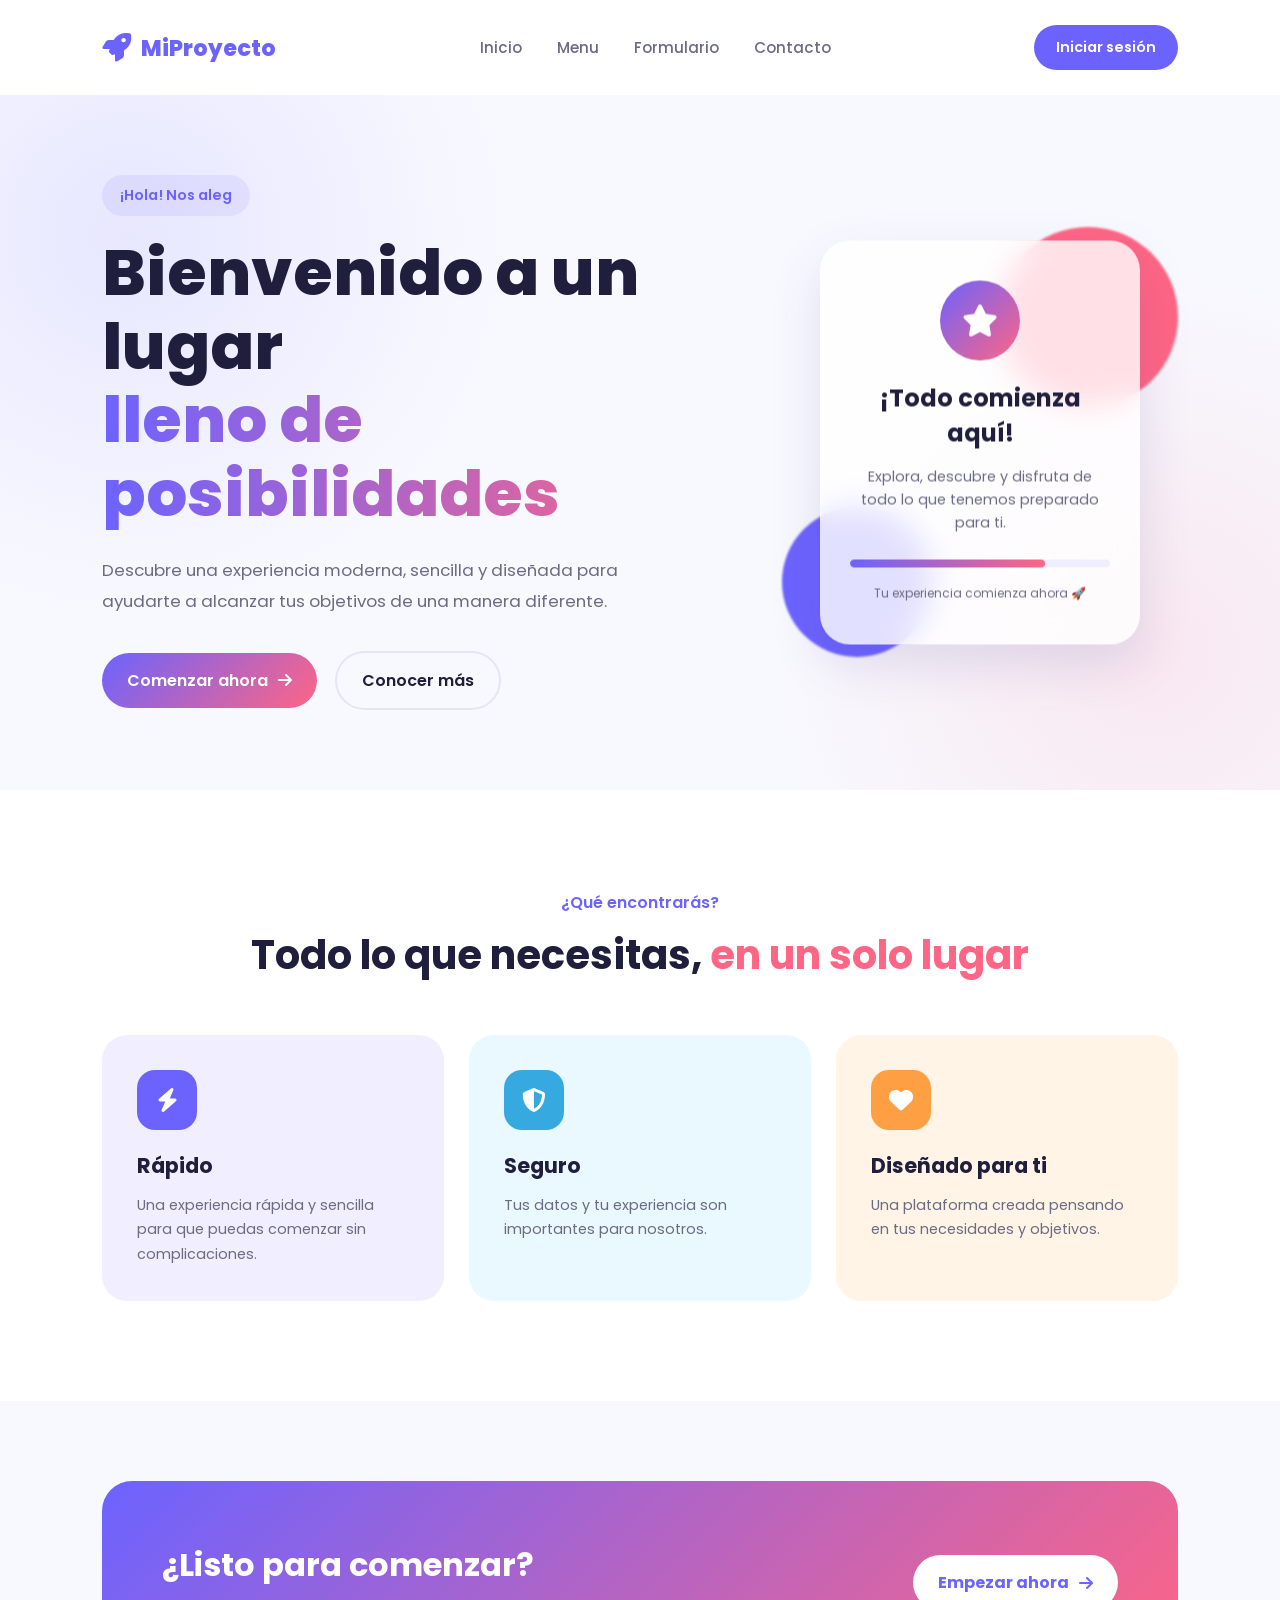
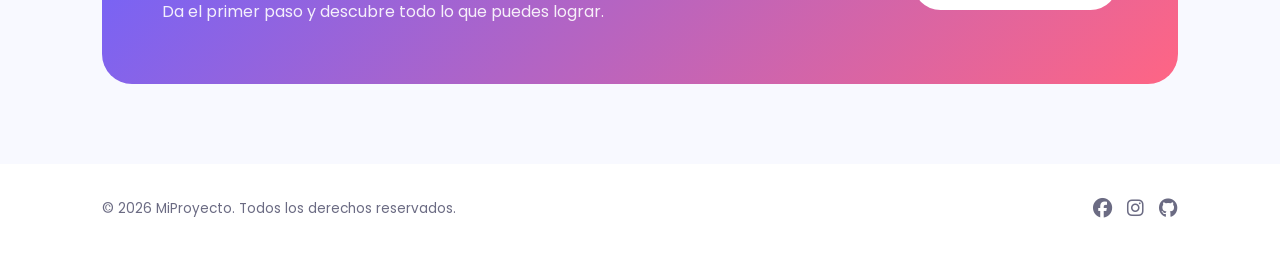
<file: public/index.html>
<!doctype html>
<html lang="es">
  <head>
    <meta charset="UTF-8" />
    <meta name="viewport" content="width=device-width, initial-scale=1.0" />

    <title>Bienvenido</title>

    <!-- Google Fonts -->
    <link rel="preconnect" href="https://fonts.googleapis.com" />
    <link rel="preconnect" href="https://fonts.gstatic.com" crossorigin />
    <link
      href="https://fonts.googleapis.com/css2?family=Poppins:wght@300;400;500;600;700;800&display=swap"
      rel="stylesheet"
    />

    <!-- Font Awesome -->
    <link
      rel="stylesheet"
      href="https://cdnjs.cloudflare.com/ajax/libs/font-awesome/6.5.2/css/all.min.css"
    />

    <!-- CSS -->
    <link rel="stylesheet" href="css/style.css" />
  </head>

  <body>
    <!-- Barra de navegación -->
    <header class="navbar">
      <a href="#" class="logo">
        <i class="fa-solid fa-rocket"></i>
        MiProyecto
      </a>

      <nav class="nav-links">
        <a href="#inicio">Inicio</a>
        <a href="menu.html">Menu</a>
        <a href="post.html">Formulario</a>
        <a href="#contacto">Contacto</a>
      </nav>

      <a href="#" class="btn-login"> Iniciar sesión </a>
    </header>

    <!-- Sección principal -->
    <main id="inicio" class="hero">
      <div class="hero-content">
        <span class="welcome-text">
          <i class="fa-solid fa-hand-sparkles"></i>
          ¡Hola! Nos alegra tenerte aquí
        </span>

        <h1>
          Bienvenido a un lugar
          <span>lleno de posibilidades</span>
        </h1>

        <p>
          Descubre una experiencia moderna, sencilla y diseñada para ayudarte a
          alcanzar tus objetivos de una manera diferente.
        </p>

        <div class="hero-buttons">
          <a href="#servicios" class="btn-primary">
            Comenzar ahora
            <i class="fa-solid fa-arrow-right"></i>
          </a>

          <a href="#nosotros" class="btn-secondary"> Conocer más </a>
        </div>
      </div>

      <!-- Tarjeta visual -->
      <div class="hero-card">
        <div class="card-circle circle-one"></div>
        <div class="card-circle circle-two"></div>

        <div class="welcome-card">
          <div class="icon-container">
            <i class="fa-solid fa-star"></i>
          </div>

          <h2>¡Todo comienza aquí!</h2>

          <p>
            Explora, descubre y disfruta de todo lo que tenemos preparado para
            ti.
          </p>

          <div class="progress-container">
            <div class="progress-bar"></div>
          </div>

          <span class="progress-text"> Tu experiencia comienza ahora 🚀 </span>
        </div>
      </div>
    </main>

    <!-- Sección de características -->
    <section id="servicios" class="features-section">
      <div class="section-title">
        <span>¿Qué encontrarás?</span>

        <h2>
          Todo lo que necesitas,
          <strong>en un solo lugar</strong>
        </h2>
      </div>

      <div class="features-container">
        <article class="feature-card purple">
          <div class="feature-icon">
            <i class="fa-solid fa-bolt"></i>
          </div>

          <h3>Rápido</h3>

          <p>
            Una experiencia rápida y sencilla para que puedas comenzar sin
            complicaciones.
          </p>
        </article>

        <article class="feature-card blue">
          <div class="feature-icon">
            <i class="fa-solid fa-shield-halved"></i>
          </div>

          <h3>Seguro</h3>

          <p>Tus datos y tu experiencia son importantes para nosotros.</p>
        </article>

        <article class="feature-card orange">
          <div class="feature-icon">
            <i class="fa-solid fa-heart"></i>
          </div>

          <h3>Diseñado para ti</h3>

          <p>Una plataforma creada pensando en tus necesidades y objetivos.</p>
        </article>
      </div>
    </section>

    <!-- Sección final -->
    <section id="nosotros" class="cta-section">
      <div>
        <h2>¿Listo para comenzar?</h2>

        <p>Da el primer paso y descubre todo lo que puedes lograr.</p>
      </div>

      <a href="#" class="btn-cta">
        Empezar ahora
        <i class="fa-solid fa-arrow-right"></i>
      </a>
    </section>

    <!-- Footer -->
    <footer id="contacto">
      <p>© 2026 MiProyecto. Todos los derechos reservados.</p>

      <div class="social-links">
        <a href="#">
          <i class="fa-brands fa-facebook"></i>
        </a>

        <a href="#">
          <i class="fa-brands fa-instagram"></i>
        </a>

        <a href="#">
          <i class="fa-brands fa-github"></i>
        </a>
      </div>
    </footer>
    <script src="js/script.js"></script>
  </body>
</html>
</file>
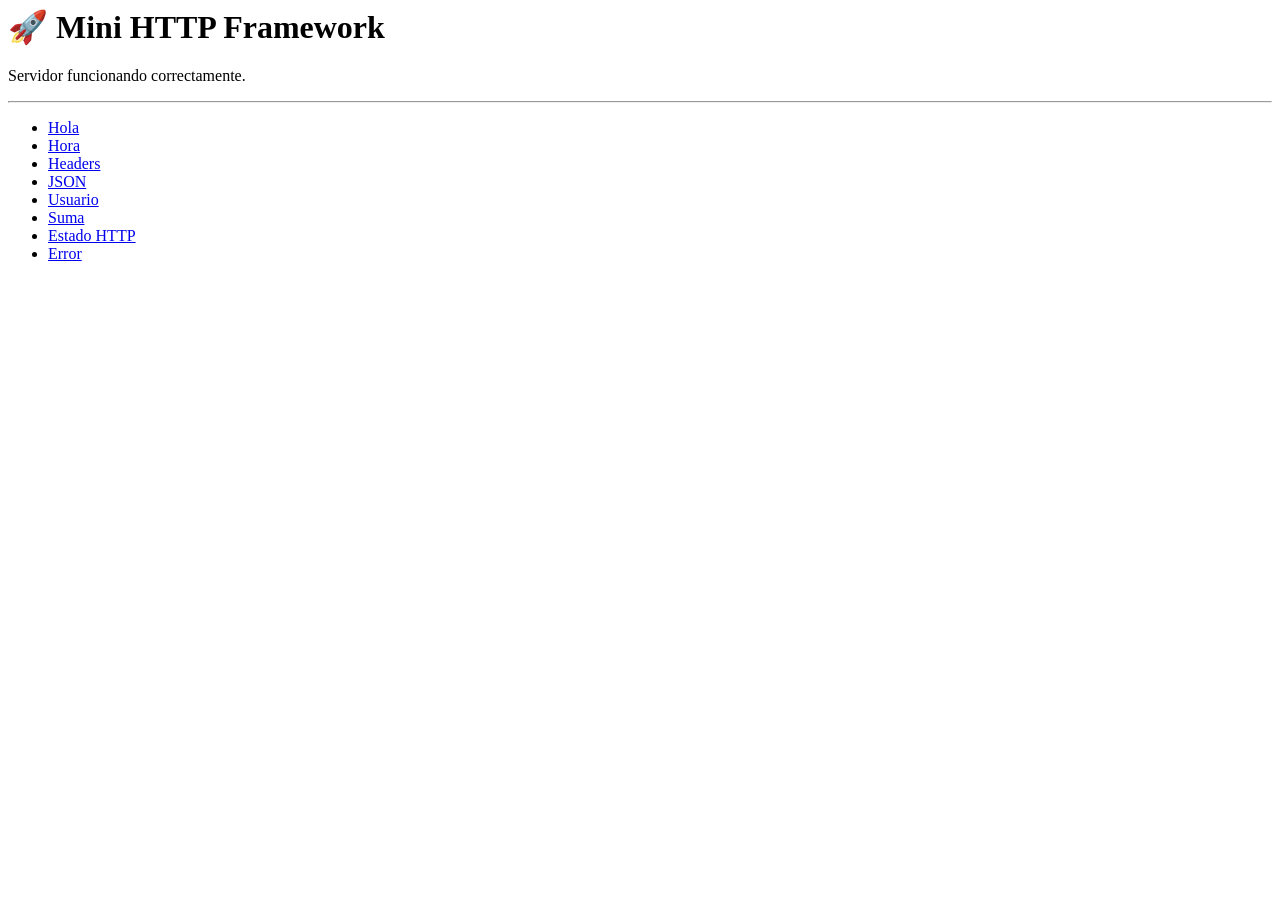
<file: public/menu.html>
<html>
  <head>
    <title>Mini Framework</title>
  </head>

  <body>
    <h1>🚀 Mini HTTP Framework</h1>

    <p>Servidor funcionando correctamente.</p>

    <hr />

    <ul>
      <li><a href="/hola">Hola</a></li>
      <li><a href="/time">Hora</a></li>
      <li><a href="/headers">Headers</a></li>
      <li><a href="/json">JSON</a></li>
      <li><a href="/usuario/Franciel">Usuario</a></li>
      <li><a href="/suma/20/35">Suma</a></li>
      <li><a href="/estado/403">Estado HTTP</a></li>
      <li><a href="/error">Error</a></li>
    </ul>
  </body>
</html>
</file>
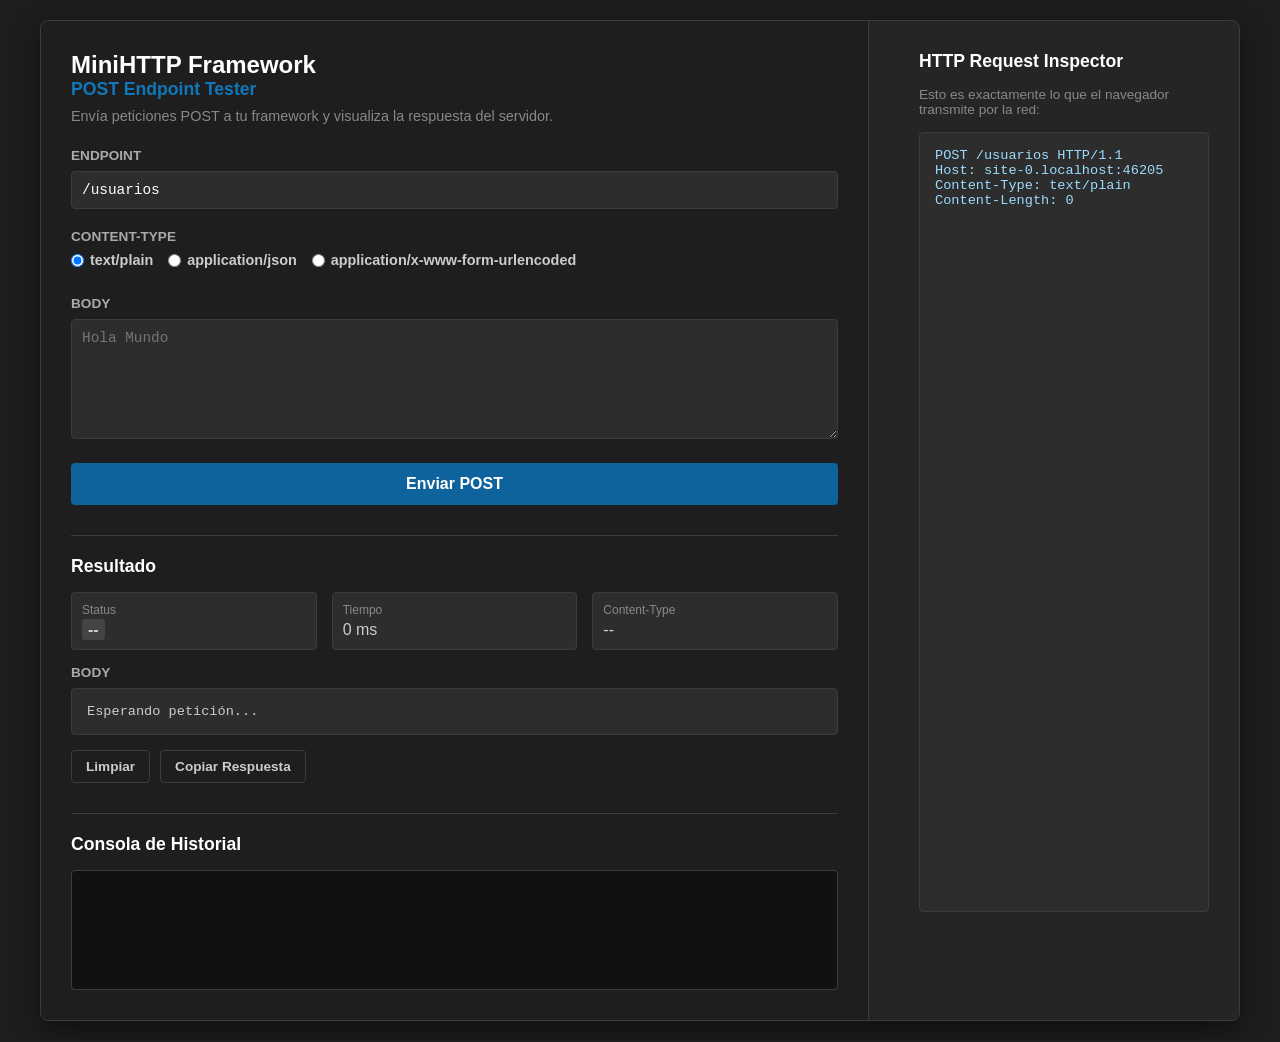
<file: public/post.html>
<!doctype html>
<html lang="es">
  <head>
    <meta charset="UTF-8" />
    <meta name="viewport" content="width=device-width, initial-scale=1.0" />
    <title>MiniHTTP Framework - POST Tester</title>
    <link rel="stylesheet" href="css/post.css" />
  </head>
  <body>
    <div class="app-container">
      <!-- Panel Principal Izquierdo -->
      <main class="main-panel">
        <header class="app-header">
          <h1>MiniHTTP Framework</h1>
          <h2>POST Endpoint Tester</h2>
          <p>
            Envía peticiones POST a tu framework y visualiza la respuesta del
            servidor.
          </p>
        </header>

        <form
          id="tester-form"
          onsubmit="
            event.preventDefault();
            enviarPOST();
          "
        >
          <!-- Selector de Endpoint -->
          <div class="form-group">
            <label for="endpoint">Endpoint</label>
            <input
              type="text"
              id="endpoint"
              placeholder="/usuarios"
              value="/usuarios"
            />
            <span id="endpoint-error" class="error-msg"></span>
          </div>

          <!-- Selector de Content-Type -->
          <div class="form-group">
            <label>Content-Type</label>
            <div class="radio-group">
              <label class="radio-label">
                <input
                  type="radio"
                  name="content-type"
                  value="text/plain"
                  checked
                  onchange="cambiarPlaceholder()"
                />
                <span>text/plain</span>
              </label>
              <label class="radio-label">
                <input
                  type="radio"
                  name="content-type"
                  value="application/json"
                  onchange="cambiarPlaceholder()"
                />
                <span>application/json</span>
              </label>
              <label class="radio-label">
                <input
                  type="radio"
                  name="content-type"
                  value="application/x-www-form-urlencoded"
                  onchange="cambiarPlaceholder()"
                />
                <span>application/x-www-form-urlencoded</span>
              </label>
            </div>
          </div>

          <!-- Área Body -->
          <div class="form-group">
            <label for="body-content">Body</label>
            <textarea id="body-content" placeholder="Hola Mundo"></textarea>
            <span id="body-warning" class="warning-msg"></span>
          </div>

          <!-- Botón Enviar -->
          <button type="submit" id="btn-submit">Enviar POST</button>
        </form>

        <!-- Resultado -->
        <section class="result-section">
          <h3>Resultado</h3>
          <div class="meta-grid">
            <div class="meta-item">
              <span class="meta-label">Status</span>
              <span id="res-status" class="status-badge">--</span>
            </div>
            <div class="meta-item">
              <span class="meta-label">Tiempo</span>
              <span id="res-time">0 ms</span>
            </div>
            <div class="meta-item">
              <span class="meta-label">Content-Type</span>
              <span id="res-type">--</span>
            </div>
          </div>
          <div class="body-result-container">
            <label>Body</label>
            <pre id="res-body">Esperando petición...</pre>
          </div>
          <div class="action-buttons">
            <button
              type="button"
              class="btn-secondary"
              onclick="limpiarFormulario()"
            >
              Limpiar
            </button>
            <button
              type="button"
              class="btn-secondary"
              onclick="copiarRespuesta()"
            >
              Copiar Respuesta
            </button>
          </div>
        </section>

        <!-- Consola -->
        <section class="console-section">
          <h3>Consola de Historial</h3>
          <div id="console-log" class="console-box">
            <!-- Las líneas de log se agregarán aquí -->
          </div>
        </section>
      </main>

      <!-- Panel Lateral Informativo (HTTP Inspector) -->
      <aside class="side-panel">
        <h3>HTTP Request Inspector</h3>
        <p class="panel-desc">
          Esto es exactamente lo que el navegador transmite por la red:
        </p>
        <pre id="raw-request">
Modifica el formulario para previsualizar la carga útil...</pre
        >
      </aside>
    </div>

    <script src="js/post.js"></script>
  </body>
</html>
</file>
<file: public/css/style.css>
/* VARIABLES */

:root {

    --color-primary: #6c63ff;
    --color-secondary: #ff6584;
    --color-blue: #36a9e1;
    --color-orange: #ff9f43;

    --color-dark: #1f1f3d;
    --color-text: #6b6b83;
    --color-light: #f8f9ff;
    --color-white: #ffffff;

    --shadow: 0 20px 50px rgba(75, 70, 150, 0.15);

}


   /* RESET */

* {

    margin: 0;
    padding: 0;

    box-sizing: border-box;

}


html {

    scroll-behavior: smooth;

}


body {

    font-family: "Poppins", sans-serif;

    background: var(--color-light);

    color: var(--color-dark);

}


    /* NAVBAR */

.navbar {

    width: 100%;

    padding: 25px 8%;

    display: flex;

    align-items: center;

    justify-content: space-between;

    background: var(--color-white);

}


.logo {

    display: flex;

    align-items: center;

    gap: 10px;

    color: var(--color-primary);

    font-size: 1.4rem;

    font-weight: 800;

    text-decoration: none;

}


.logo i {

    font-size: 1.8rem;

}


.nav-links {

    display: flex;

    gap: 35px;

}


.nav-links a {

    color: var(--color-text);

    text-decoration: none;

    font-size: 0.95rem;

    font-weight: 500;

    transition: 0.3s;

}


.nav-links a:hover {

    color: var(--color-primary);

}


.btn-login {

    padding: 12px 22px;

    border-radius: 30px;

    background: var(--color-primary);

    color: var(--color-white);

    text-decoration: none;

    font-size: 0.9rem;

    font-weight: 600;

    transition: 0.3s;

}


.btn-login:hover {

    transform: translateY(-3px);

    box-shadow: 0 10px 20px rgba(108, 99, 255, 0.3);

}



   /* HERO */


.hero {

    min-height: 650px;

    padding: 80px 8%;

    display: flex;

    align-items: center;

    justify-content: space-between;

    gap: 80px;

    overflow: hidden;

    background:

        radial-gradient(
            circle at 10% 20%,
            rgba(108, 99, 255, 0.12),
            transparent 30%
        ),

        radial-gradient(
            circle at 90% 80%,
            rgba(255, 101, 132, 0.12),
            transparent 30%
        );

}


.hero-content {

    max-width: 600px;

}


.welcome-text {

    display: inline-block;

    margin-bottom: 20px;

    padding: 10px 18px;

    border-radius: 30px;

    color: var(--color-primary);

    background: rgba(108, 99, 255, 0.1);

    font-size: 0.9rem;

    font-weight: 600;

}


.welcome-text i {

    margin-right: 8px;

}


.hero h1 {

    margin-bottom: 25px;

    font-size: clamp(2.5rem, 5vw, 4.5rem);

    line-height: 1.15;

    font-weight: 800;

}


.hero h1 span {

    display: block;

    background: linear-gradient(
        90deg,
        var(--color-primary),
        var(--color-secondary)
    );

    -webkit-background-clip: text;

    -webkit-text-fill-color: transparent;

}


.hero p {

    max-width: 550px;

    margin-bottom: 35px;

    color: var(--color-text);

    font-size: 1.05rem;

    line-height: 1.8;

}



   /* BUTTONS */


.hero-buttons {

    display: flex;

    align-items: center;

    gap: 18px;

}


.btn-primary,
.btn-secondary {

    display: inline-flex;

    align-items: center;

    gap: 10px;

    padding: 15px 25px;

    border-radius: 30px;

    text-decoration: none;

    font-weight: 600;

    transition: 0.3s;

}


.btn-primary {

    color: var(--color-white);

    background: linear-gradient(
        135deg,
        var(--color-primary),
        var(--color-secondary)
    );

}


.btn-primary:hover {

    transform: translateY(-5px);

    box-shadow: 0 15px 25px rgba(108, 99, 255, 0.3);

}


.btn-secondary {

    color: var(--color-dark);

    border: 2px solid #e5e5f5;

}


.btn-secondary:hover {

    background: var(--color-white);

    transform: translateY(-5px);

}



   /* HERO CARD */


.hero-card {

    position: relative;

    width: 430px;

    height: 430px;

    display: flex;

    align-items: center;

    justify-content: center;

}


.welcome-card {

    position: relative;

    z-index: 2;

    width: 320px;

    padding: 40px 30px;

    text-align: center;

    border-radius: 30px;

    background: rgba(255, 255, 255, 0.8);

    backdrop-filter: blur(15px);

    box-shadow: var(--shadow);

}


.icon-container {

    width: 80px;

    height: 80px;

    margin: 0 auto 20px;

    display: flex;

    align-items: center;

    justify-content: center;

    border-radius: 50%;

    color: var(--color-white);

    font-size: 2rem;

    background: linear-gradient(
        135deg,
        var(--color-primary),
        var(--color-secondary)
    );

}


.welcome-card h2 {

    margin-bottom: 15px;

    font-size: 1.5rem;

}


.welcome-card p {

    margin-bottom: 25px;

    color: var(--color-text);

    font-size: 0.9rem;

    line-height: 1.6;

}


.progress-container {

    width: 100%;

    height: 8px;

    margin-bottom: 12px;

    overflow: hidden;

    border-radius: 20px;

    background: #eeeeff;

}


.progress-bar {

    width: 75%;

    height: 100%;

    border-radius: 20px;

    background: linear-gradient(
        90deg,
        var(--color-primary),
        var(--color-secondary)
    );

}


.progress-text {

    color: var(--color-text);

    font-size: 0.75rem;

}


.card-circle {

    position: absolute;

    border-radius: 50%;

    filter: blur(1px);

}


.circle-one {

    width: 180px;

    height: 180px;

    top: 0;

    right: 0;

    background: #ff6584;

}


.circle-two {

    width: 150px;

    height: 150px;

    bottom: 0;

    left: 0;

    background: #6c63ff;

}



   /* FEATURES */


.features-section {

    padding: 100px 8%;

    background: var(--color-white);

}


.section-title {

    margin-bottom: 50px;

    text-align: center;

}


.section-title span {

    color: var(--color-primary);

    font-weight: 600;

}


.section-title h2 {

    margin-top: 10px;

    font-size: 2.5rem;

}


.section-title strong {

    color: var(--color-secondary);

}


.features-container {

    display: grid;

    grid-template-columns: repeat(3, 1fr);

    gap: 25px;

}


.feature-card {

    padding: 35px;

    border-radius: 25px;

    transition: 0.3s;

}


.feature-card:hover {

    transform: translateY(-10px);

}


.feature-card.purple {

    background: #f1efff;

}


.feature-card.blue {

    background: #eaf8ff;

}


.feature-card.orange {

    background: #fff4e6;

}


.feature-icon {

    width: 60px;

    height: 60px;

    margin-bottom: 20px;

    display: flex;

    align-items: center;

    justify-content: center;

    border-radius: 18px;

    color: var(--color-white);

    font-size: 1.5rem;

}


.purple .feature-icon {

    background: var(--color-primary);

}


.blue .feature-icon {

    background: var(--color-blue);

}


.orange .feature-icon {

    background: var(--color-orange);

}


.feature-card h3 {

    margin-bottom: 12px;

    font-size: 1.3rem;

}


.feature-card p {

    color: var(--color-text);

    line-height: 1.7;

    font-size: 0.9rem;

}



   /* CTA */


.cta-section {

    margin: 80px 8%;

    padding: 60px;

    display: flex;

    align-items: center;

    justify-content: space-between;

    gap: 30px;

    border-radius: 30px;

    color: var(--color-white);

    background: linear-gradient(
        135deg,
        var(--color-primary),
        var(--color-secondary)
    );

}


.cta-section h2 {

    margin-bottom: 10px;

    font-size: 2rem;

}


.cta-section p {

    opacity: 0.9;

}


.btn-cta {

    padding: 15px 25px;

    display: inline-flex;

    align-items: center;

    gap: 10px;

    border-radius: 30px;

    color: var(--color-primary);

    background: var(--color-white);

    text-decoration: none;

    font-weight: 700;

    transition: 0.3s;

}


.btn-cta:hover {

    transform: scale(1.05);

}



   /* FOOTER */


footer {

    padding: 30px 8%;

    display: flex;

    align-items: center;

    justify-content: space-between;

    color: var(--color-text);

    background: var(--color-white);

    font-size: 0.85rem;

}


.social-links {

    display: flex;

    gap: 15px;

}


.social-links a {

    color: var(--color-text);

    font-size: 1.2rem;

    transition: 0.3s;

}


.social-links a:hover {

    color: var(--color-primary);

}



   /* RESPONSIVE */


@media (max-width: 900px) {

    .nav-links {

        display: none;

    }


    .hero {

        flex-direction: column;

        text-align: center;

        padding-top: 60px;

    }


    .hero p {

        margin-left: auto;

        margin-right: auto;

    }


    .hero-buttons {

        justify-content: center;

    }


    .features-container {

        grid-template-columns: 1fr;

    }


    .cta-section {

        flex-direction: column;

        text-align: center;

    }

}


@media (max-width: 600px) {

    .navbar {

        padding: 20px;

    }


    .btn-login {

        display: none;

    }


    .hero {

        padding: 60px 20px;

    }


    .hero-card {

        width: 100%;

        height: 380px;

    }


    .welcome-card {

        width: 290px;

    }


    .features-section {

        padding: 70px 20px;

    }


    .section-title h2 {

        font-size: 2rem;

    }


    .cta-section {

        margin: 50px 20px;

        padding: 40px 25px;

    }


    footer {

        flex-direction: column;

        gap: 20px;

        text-align: center;

    }

}


   /* ANIMACIONES AL HACER SCROLL */


.hidden {

    opacity: 0;

    transform: translateY(50px);

    transition: all 0.8s ease;

}


.show {

    opacity: 1;

    transform: translateY(0);

}



   /* BOTÓN VOLVER ARRIBA */


.back-to-top {

    position: fixed;

    right: 25px;

    bottom: 25px;

    width: 50px;

    height: 50px;

    display: flex;

    align-items: center;

    justify-content: center;

    border: none;

    border-radius: 50%;

    color: white;

    background: linear-gradient(
        135deg,
        #6c63ff,
        #ff6584
    );

    font-size: 1.2rem;

    cursor: pointer;

    opacity: 0;

    visibility: hidden;

    transform: translateY(20px);

    transition: 0.3s;

    z-index: 1000;

}


.back-to-top.active {

    opacity: 1;

    visibility: visible;

    transform: translateY(0);

}


.back-to-top:hover {

    transform: translateY(-5px);

    box-shadow: 0 10px 25px rgba(108, 99, 255, 0.4);

}
</file>
<file: public/css/post.css>
:root {
    --bg-main: #1e1e1e;
    --bg-side: #252526;
    --bg-input: #2d2d2d;
    --border-color: #3c3c3c;
    --text-main: #cccccc;
    --text-bright: #ffffff;
    --accent: #0e639c;
    --accent-hover: #1177bb;
    
    /* Colores de Estado */
    --status-200: #4ec9b0;
    --status-201: #3794ff;
    --status-404: #cca700;
    --status-500: #f48771;
}

* {
    box-sizing: border-box;
    margin: 0;
    padding: 0;
    font-family: 'Segoe UI', Tahoma, Geneva, Verdana, sans-serif;
}

body {
    background-color: var(--bg-main);
    color: var(--text-main);
    display: flex;
    justify-content: center;
    align-items: flex-start;
    min-height: 100vh;
    padding: 20px;
}

.app-container {
    display: grid;
    grid-template-columns: 1fr 350px;
    gap: 20px;
    width: 100%;
    max-width: 1200px;
    background-color: var(--bg-side);
    border: 1px solid var(--border-color);
    border-radius: 8px;
    overflow: hidden;
    box-shadow: 0 10px 30px rgba(0,0,0,0.5);
}

.main-panel {
    background-color: var(--bg-main);
    padding: 30px;
    border-right: 1px solid var(--border-color);
}

.side-panel {
    padding: 30px;
    background-color: var(--bg-side);
}

.app-header h1 {
    color: var(--text-bright);
    font-size: 1.5rem;
}

.app-header h2 {
    color: var(--accent-hover);
    font-size: 1.1rem;
    margin-bottom: 8px;
}

.app-header p {
    font-size: 0.9rem;
    margin-bottom: 24px;
    color: #888;
}

.form-group {
    margin-bottom: 20px;
}

label {
    display: block;
    font-size: 0.85rem;
    font-weight: 600;
    margin-bottom: 8px;
    text-transform: uppercase;
    color: #aaa;
}

input[type="text"], textarea {
    width: 100%;
    background-color: var(--bg-input);
    border: 1px solid var(--border-color);
    color: var(--text-bright);
    padding: 10px;
    border-radius: 4px;
    font-family: monospace;
    font-size: 0.9rem;
    transition: border-color 0.2s;
}

input[type="text"]:focus, textarea:focus {
    outline: none;
    border-color: var(--accent);
}

textarea {
    height: 120px;
    resize: vertical;
}

.radio-group {
    display: flex;
    gap: 15px;
    flex-wrap: wrap;
}

.radio-label {
    display: flex;
    align-items: center;
    gap: 6px;
    cursor: pointer;
    font-size: 0.9rem;
    text-transform: none;
    color: var(--text-main);
}

button {
    cursor: pointer;
    font-weight: 600;
    border-radius: 4px;
    transition: background-color 0.2s, transform 0.1s;
}

#btn-submit {
    background-color: var(--accent);
    color: white;
    border: none;
    padding: 12px 20px;
    width: 100%;
    font-size: 1rem;
}

#btn-submit:hover { background-color: var(--accent-hover); }
#btn-submit:active { transform: scale(0.99); }

.error-msg { color: var(--status-500); font-size: 0.8rem; display: block; margin-top: 4px; }
.warning-msg { color: var(--status-404); font-size: 0.8rem; display: block; margin-top: 4px; }

/* Sección Resultados */
.result-section, .console-section {
    margin-top: 30px;
    border-top: 1px solid var(--border-color);
    padding-top: 20px;
}

h3 {
    color: var(--text-bright);
    font-size: 1.1rem;
    margin-bottom: 15px;
}

.meta-grid {
    display: grid;
    grid-template-columns: repeat(auto-fit, minmax(120px, 1fr));
    gap: 15px;
    margin-bottom: 15px;
}

.meta-item {
    background: var(--bg-input);
    padding: 10px;
    border-radius: 4px;
    border: 1px solid var(--border-color);
}

.meta-label {
    display: block;
    font-size: 0.75rem;
    color: #888;
    margin-bottom: 4px;
}

.status-badge {
    font-weight: bold;
    padding: 2px 6px;
    border-radius: 3px;
    background: #444;
}

.status-200 { color: var(--status-200); }
.status-201 { color: var(--status-201); }
.status-404 { color: var(--status-404); }
.status-500 { color: var(--status-500); }

.body-result-container pre, #raw-request {
    background-color: var(--bg-input);
    border: 1px solid var(--border-color);
    padding: 15px;
    border-radius: 4px;
    font-family: monospace;
    font-size: 0.85rem;
    overflow-x: auto;
    white-space: pre-wrap;
    max-height: 250px;
}

.action-buttons {
    display: flex;
    gap: 10px;
    margin-top: 15px;
}

.btn-secondary {
    background-color: transparent;
    border: 1px solid var(--border-color);
    color: var(--text-main);
    padding: 8px 14px;
    font-size: 0.85rem;
}

.btn-secondary:hover {
    background-color: var(--border-color);
    color: var(--text-bright);
}

/* Consola */
.console-box {
    background-color: #111;
    border: 1px solid var(--border-color);
    font-family: monospace;
    font-size: 0.85rem;
    padding: 10px;
    border-radius: 4px;
    height: 120px;
    overflow-y: auto;
}

.log-line {
    padding: 2px 0;
    border-bottom: 1px solid #222;
}

.panel-desc {
    font-size: 0.85rem;
    color: #888;
    margin-bottom: 15px;
}

#raw-request {
    max-height: none;
    height: calc(100vh - 120px);
    color: #9cdcfe;
}

@media (max-width: 850px) {
    .app-container { grid-template-columns: 1fr; }
    .main-panel { border-right: none; border-bottom: 1px solid var(--border-color); }
    #raw-request { height: 300px; }
}
</file>
